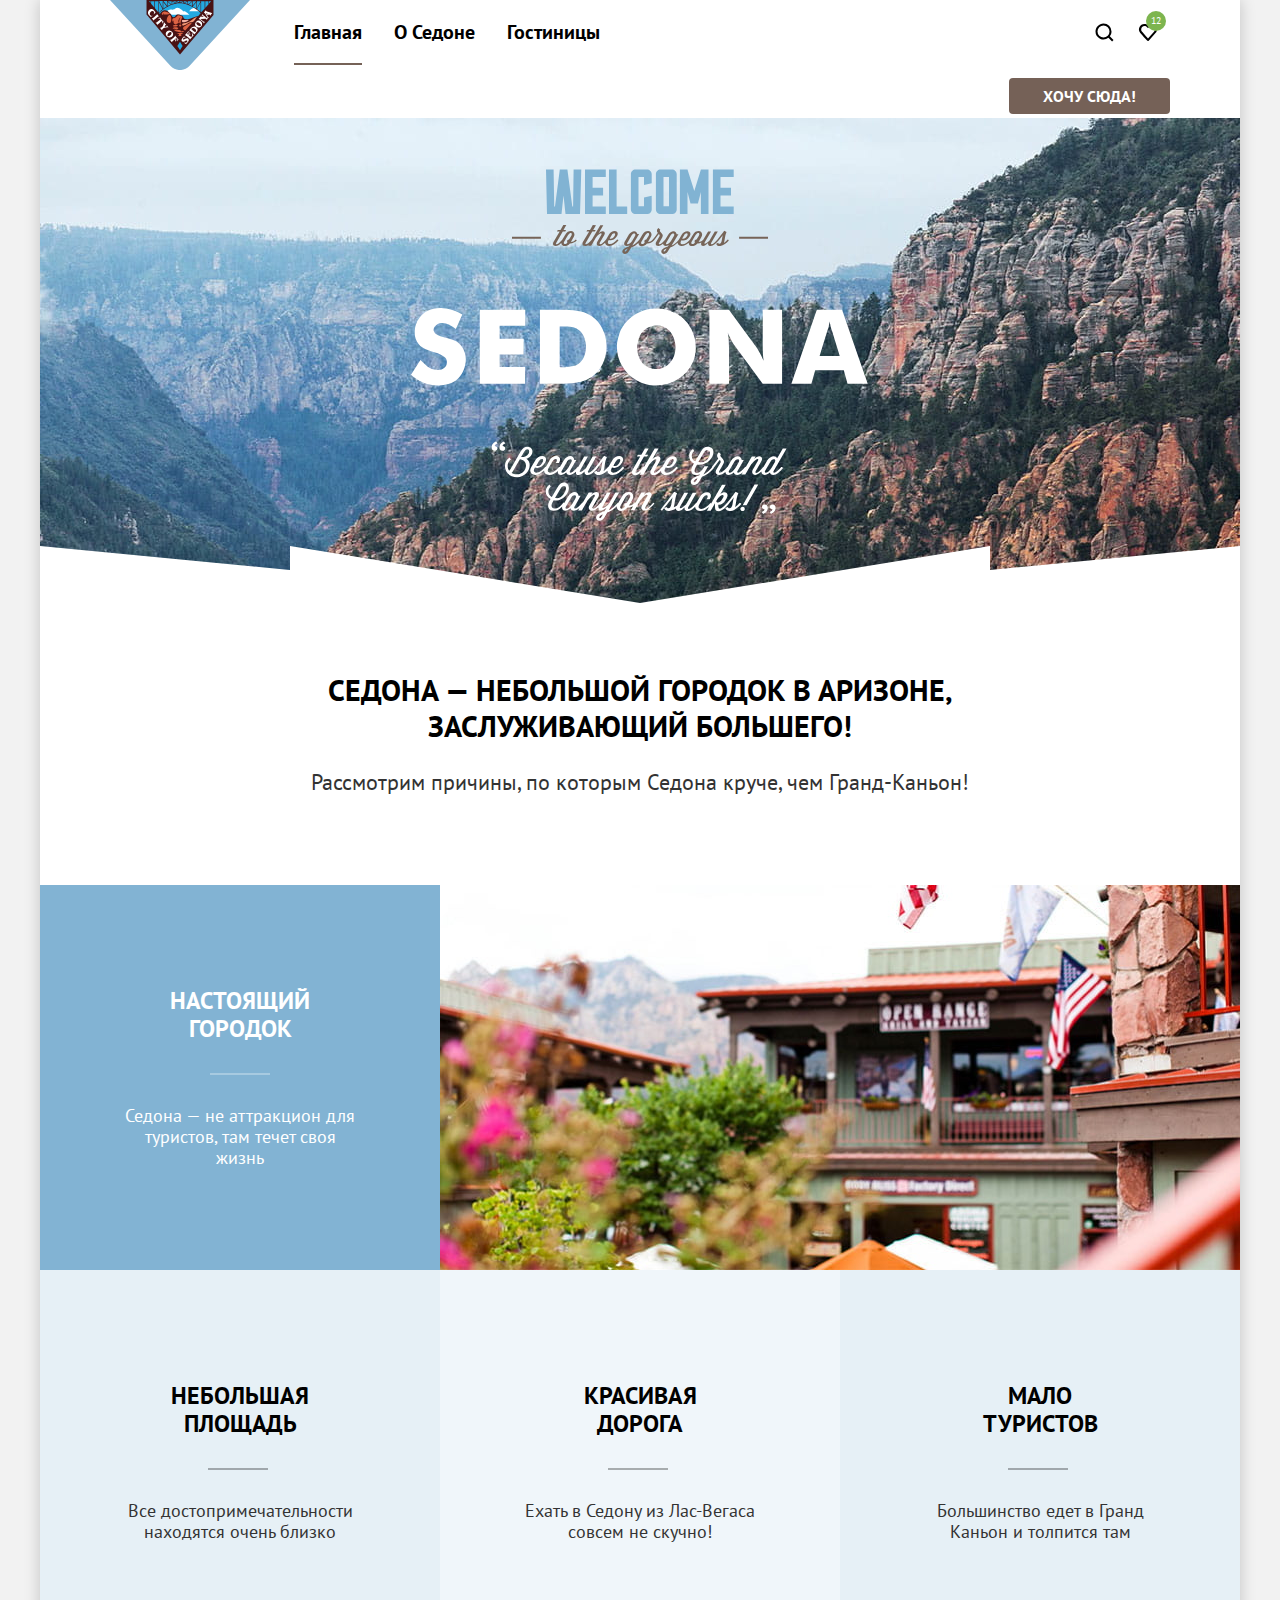
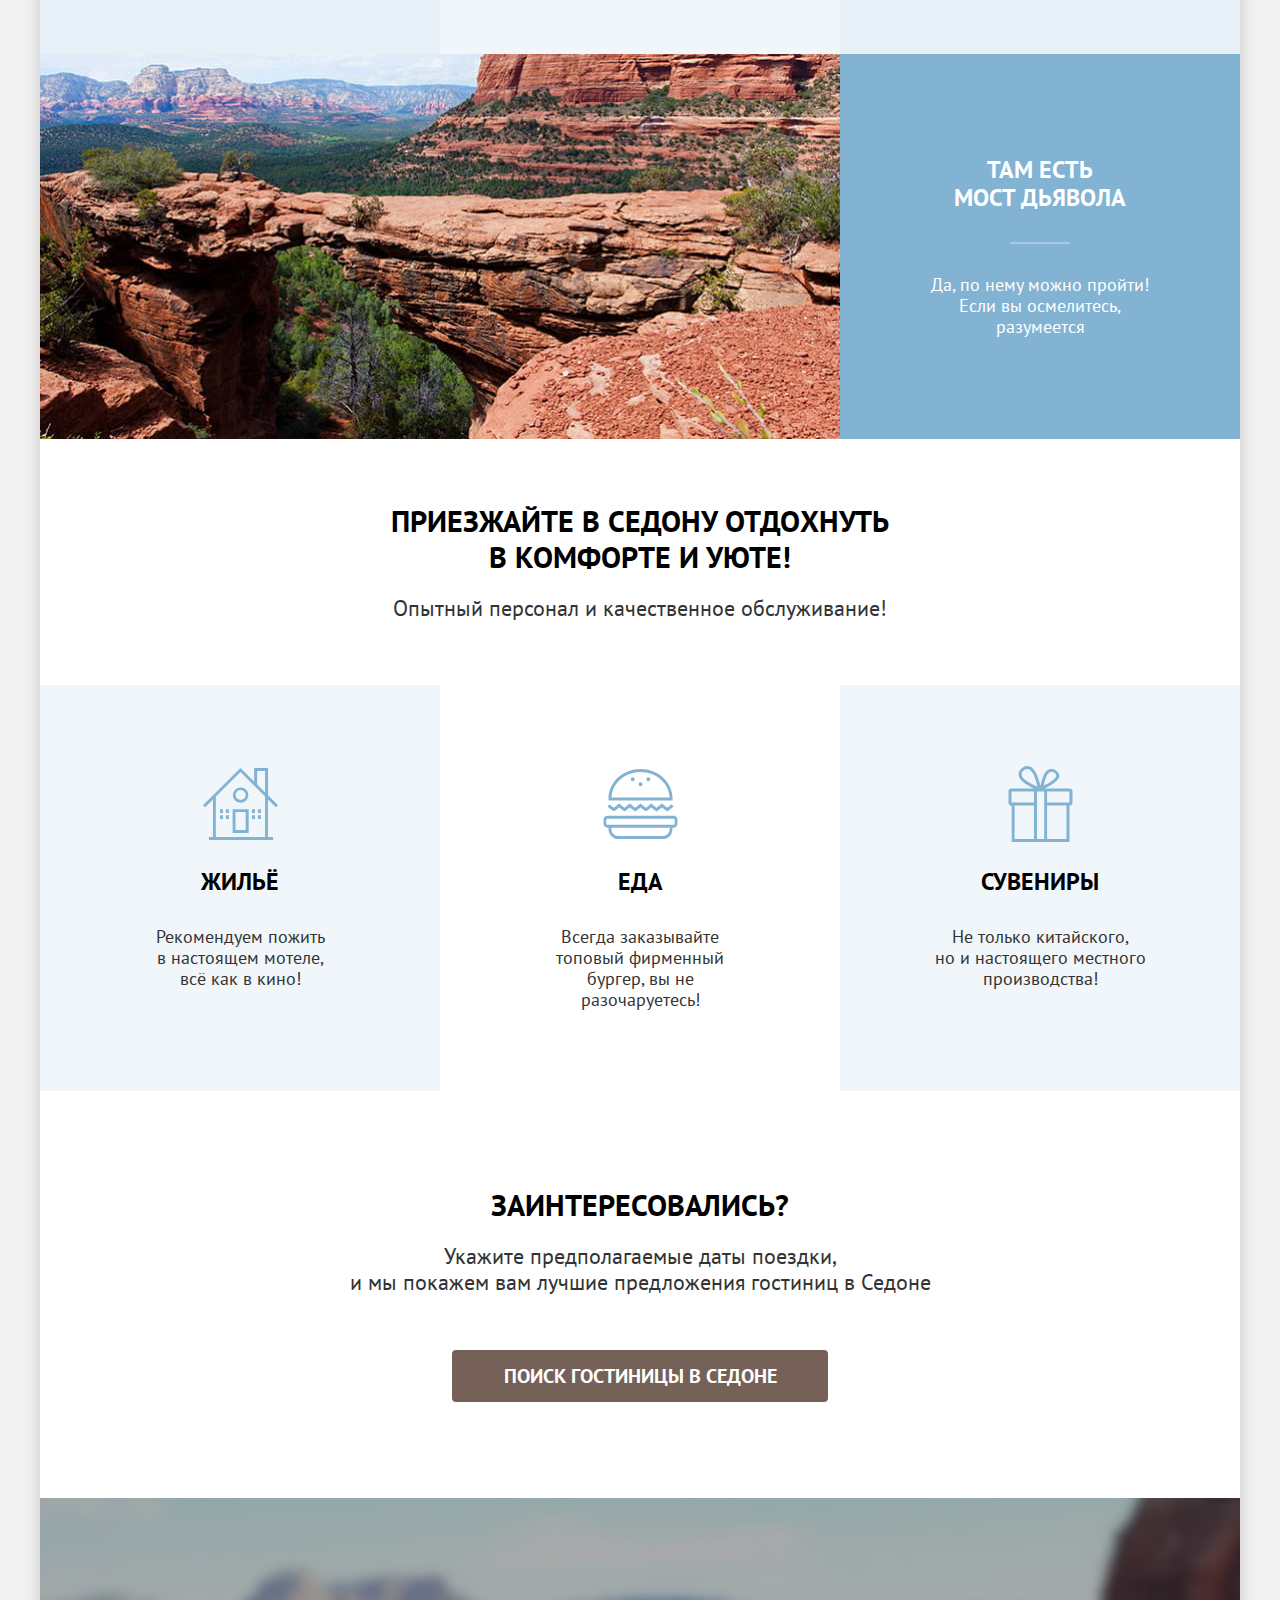
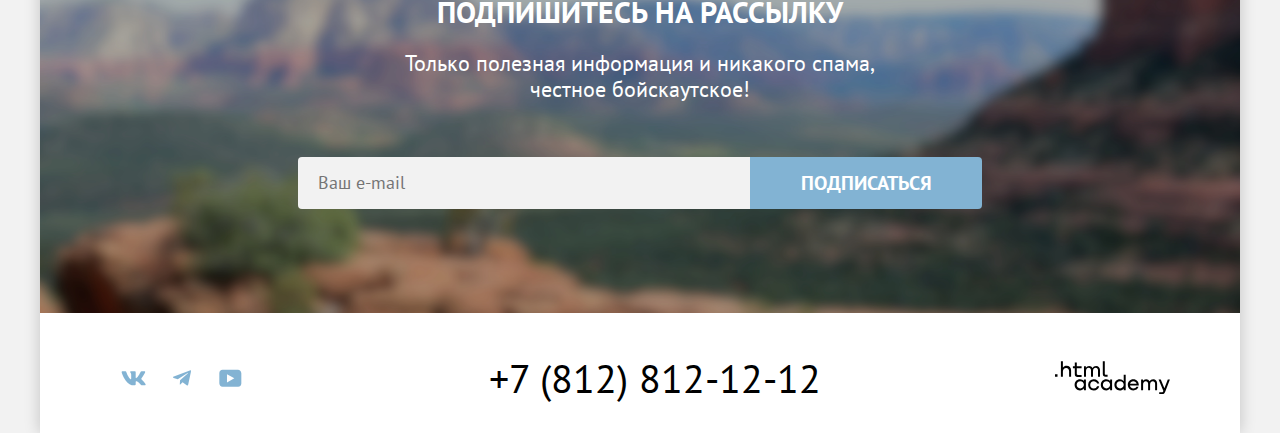
<file: index.html>
<!DOCTYPE html>
<html lang="ru">

  <head>
    <meta charset="utf-8">
    <title>HTML Academy: Седона</title>
    <link rel="icon" type="image/png" sizes="32x32" href="images/icons/favicon.png">
    <link rel="icon" href="favicon.ico">
    <link rel="stylesheet" href="styles/styles.css">
    <meta name="keywords" content="Седона, HTML Academy, Гостиницы">
  </head>

  <body>

    <div class="page-container">
      <header class="page-header" data-text="header">
        <nav class="navigation-header">
          <div class="navigation-logo">
            <a class="logo-link" href="index.html">
              <img class="logo" src="images/logo-sedona.svg" width="140" height="70" alt="Логотип Седоны.">
            </a>
          </div>
          <ul class="navigation-list">
            <li class="navigation-item">
              <a class="navigation-link navigation-link-active">Главная</a>
            </li>
            <li class="navigation-item">
              <a class="navigation-link" href="#">О Седоне</a>
            </li>
            <li class="navigation-item">
              <a class="navigation-link" href="catalog.html">Гостиницы</a>
            </li>
          </ul>
          <ul class="navigation-list navigation-user">
            <li class="navigation-item">
              <a class="navigation-link navigation-link-found" href="#">
                <span class="visually-hidden">Поиск</span>
              </a>
            </li>
            <li class="navigation-item">
              <a class="navigation-link navigation-link-liked" href="#">
                <span class="visually-hidden">Избранное</span>
                <span class="amount">12</span>
              </a>
            </li>
            <li class="navigation-item">
              <a class="pushbutton" href="#">Хочу сюда!</a>
            </li>
          </ul>
        </nav>
      </header>

      <main class="main-container" data-test="main">
        <section class="hero" data-test="hero">
          <h1 class="visually-hidden">Седона</h1>
          <img class="hero-image" src="images/welcome.svg" width="458" height="352"
            alt="Welcome to the gorgeous Sedona. Because the Grand Canyon sucks!">
        </section>

        <section class="advantages" data-test="advantages">
          <div class="advantages-text">
            <span class="visually-hidden">Наши преимущества</span>
            <h2 class="title">Седона — небольшой городок в Аризоне, заслуживающий большего!</h2>
            <p class="subtitle">Рассмотрим причины, по которым Седона круче, чем Гранд-Каньон!</p>
          </div>
          <ul class="reasons-list">
            <li class="reasons-item reasons-item-big">
              <div class="reasons-town">
                <h3 class="reasons-title">Настоящий городок</h3>
                <p class="reasons-subtitle">Седона — не аттракцион для туристов, там течет своя жизнь</p>
              </div>
              <img class="reasons-photo" src="images/photo-1.jpg" width="800" height="385" alt="Город Седона">
            </li>
            <li class="reasons-item reasons-item-wrapper reasons-item-bright">
              <h3 class="reasons-title">Небольшая площадь</h3>
              <p class="reasons-subtitle">Все достопримечательности находятся очень близко</p>
            </li>
            <li class="reasons-item reasons-item-wrapper reasons-item-light-blue">
              <h3 class="reasons-title">Красивая дорога</h3>
              <p class="reasons-subtitle">Ехать в Седону из Лас-Вегаса совсем не скучно!</p>
            </li>
            <li class="reasons-item reasons-item-wrapper reasons-item-bright">
              <h3 class="reasons-title">Мало туристов</h3>
              <p class="reasons-subtitle">Большинство едет в Гранд Каньон и толпится там</p>
            </li>
            <li class="reasons-item reasons-item-big">
              <img class="reasons-photo" src="images/photo-2.jpg" width="800" height="385"
                  alt="Мост Дьявола">
              <div class="reasons-town">
                <h3 class="reasons-title">Там есть<br> мост Дьявола</h3>
                <p class="reasons-subtitle">Да, по нему можно пройти! Если вы осмелитесь, разумеется</p>
              </div>
            </li>
          </ul>
        </section>

        <section class="advantages-section" data-test="service">
          <div class="advantages-wrap">
            <h2 class="visually-hidden">Услуги</h2>
            <p class="title">Приезжайте в Седону отдохнуть в&nbsp;комфорте и уюте!</p>
            <p class="subtitle">Опытный персонал и качественное обслуживание!</p>
          </div>
          <ul class="advantages-list">
            <li class="advantages-item advantages-item-light-blue">
              <h3 class="advantages-title">Жильё</h3>
              <p class="advantages-recomend">Рекомендуем пожить в&nbsp;настоящем мотеле,<br>всё как в кино!</p>
            </li>
            <li class="advantages-item advantages-item-white">
              <h3 class="advantages-title advantages-title-burger">Еда</h3>
              <p class="advantages-recomend">Всегда заказывайте<br> топовый фирменный бургер, вы не разочаруетесь!</p>
            </li>
            <li class="advantages-item advantages-item-light-blue">
              <h3 class="advantages-title advantages-title-price">Сувениры</h3>
              <p class="advantages-recomend">Не только китайского, но&nbsp;и&nbsp;настоящего местного производства!</p>
            </li>
          </ul>
        </section>

        <section class="interest" data-test="search">
          <h2 class="title">Заинтересовались?</h2>
          <p class="subtitle">Укажите предполагаемые даты поездки,<br>и мы покажем вам лучшие предложения гостиниц в Седоне
          </p>
          <a class="search-form-button pushbutton" href="catalog.html">Поиск гостиницы в Седоне</a>
        </section>

        <section class="subscribe" data-test="subscribe">
          <h2 class="title">Подпишитесь на рассылку</h2>
          <p class="subtitle">Только полезная информация и никакого спама,<br>честное бойскаутское!</p>
          <form class="subscribe-form" action="https://echo.htmlacademy.ru/" method="post">
            <label class="visually-hidden" for="subscribe-email">E-mail</label>
            <input class="subscribe-form-email" type="email" placeholder="Ваш e-mail" id="subscribe-email"
              name="subscribe-email" required>
            <button class="pushbutton pushbutton-blue subscribe-pushbutton" type="submit">Подписаться</button>
          </form>
        </section>
      </main>

      <footer class="page-footer" data-test="footer">
        <div class="page-footer-container">
          <section class="footer-social">
            <h2 class="visually-hidden">Соцсети</h2>
            <ul class="footer-social-list">
              <li class="footer-social-item">
                <a class="footer-social-link footer-social-link-vk" href="https://vk.com/htmlacademy">
                  <span class="visually-hidden">Vkontakte</span>
                </a>
              </li>
              <li class="footer-social-item">
                <a class="footer-social-link footer-social-link-tg" href="https://t.me/htmlacademy">
                  <span class="visually-hidden">Telegram</span>
                </a>
              </li>
              <li class="footer-social-item">
                <a class="footer-social-link footer-social-link-yt"
                  href="https://www.youtube.com/user/htmlacademyru">
                  <span class="visually-hidden">YouTube</span>
                </a>
              </li>
            </ul>
          </section>
          <section class="footer-contacts">
            <a class="footer-contacts-link" href="tel:+78128121212" target="_blank" rel="noopener">+7 (812)
              812-12-12</a>
          </section>
          <section class="footer-logo">
            <h2 class="visually-hidden">Создан в Академии HTML</h2>
            <a class="footer-logo-link" href="https://htmlacademy.ru">
            </a>
          </section>
        </div>
      </footer>
    </div>


    <div class="modal-container modal-close" data-test="modal">
      <div class="modal modal-search">
        <button class="modal-close-button" type="button">
          <span class="visually-hidden">Закрыть</span>
        </button>
        <section class="modal-content">
          <h2 class="modal-title">Поиск гостиницы в Седоне</h2>
          <form class="modal-form" action="https://echo.htmlacademy.ru/" method="post">
            <p class="modal-wrapper">
              <label class="modal-label" for="date-start">Дата заезда:</label>
              <span class="modal-field">
                <input type="text" name="date-start" id="date-start" value="27 апреля 2020" placeholder="Укажите дату" required>
                <span class="modal-help modal-help-error">Мы не можем отправить вас в прошлое.</span>
              </span>
            </p>
            <p class="modal-wrapper">
              <label class="modal-label" for="date-end">Дата выезда:</label>
              <span class="modal-field">
                <input type="text" name="date-end" id="date-end" value="1 сентября 2023" placeholder="Укажите дату" required>
                <span class="modal-help">На эти даты есть свободные номера. Пока есть.</span>
              </span>
            </p>
            <div class="modal-pack">
              <p class="modal-wrapper">
                <label class="modal-label" for="modal-adult">Взрослые:</label>
                <span class="modal-field-calc">
                  <button class="pushbutton-minus" type="button">
                    <span class="visually-hidden">Уменьшить количество</span>
                    <svg width="14" height="2" viewBox="0 0 14 2" fill="none" xmlns="http://www.w3.org/2000/svg">
                      <path d="M0 0L0 2L14 2V0L0 0Z"/>
                    </svg>
                  </button>
                  <input type="number" name="modal-adult" id="modal-adult" value="2" placeholder="0" required>
                  <button class="pushbutton-plus" type="button">
                    <span class="visually-hidden">Увеличить количество</span>
                    <svg width="14" height="14" viewBox="0 0 14 14" fill="none" xmlns="http://www.w3.org/2000/svg">
                      <path d="M14 6H8V0H6V6H0V8H6V14H8V8H14V6Z"/>
                    </svg>
                  </button>
                </span>
              </p>
              <p class="modal-wrapper">
                <span class="modal-label">
                  <label for="modal-child">Дети:</label>
                  <span class="tooltip">
                    <button class="tooltip-toggle" type="button">
                      <span class="visually-hidden">Подсказка</span>
                    </button>
                    <span class="tooltip-text">Укажите количество детей, которые будут с вами, возраст которых от 6 до 18 лет. Дети до 6 лет размещаются бесплатно.</span>
                  </span>
                </span>
                <span class="modal-field-calc">
                  <button class="pushbutton-minus" type="button">
                    <span class="visually-hidden">Уменьшить количество</span>
                    <svg width="14" height="2" viewBox="0 0 14 2" fill="none" xmlns="http://www.w3.org/2000/svg">
                      <path d="M0 0L0 2L14 2V0L0 0Z" />
                    </svg>
                  </button>
                  <input type="number" name="modal-child" id="modal-child" value="2" placeholder="0">
                  <button class="pushbutton-plus" type="button">
                    <span class="visually-hidden">Увеличить количество</span>
                    <svg width="14" height="14" viewBox="0 0 14 14" fill="none" xmlns="http://www.w3.org/2000/svg">
                      <path d="M14 6H8V0H6V6H0V8H6V14H8V8H14V6Z"/>
                    </svg>
                  </button>
                </span>
              </p>
            </div>
            <button class="pushbutton pushbutton-blue modal-pushbutton" type="submit">Найти</button>
          </form>
        </section>
      </div>

    </div>
  </body>
</html>
</file>
<file: styles/styles.css>
@font-face {
  font-family: "PT Sans";
  font-style: normal;
  font-weight: 400;
  src: url("../fonts/ptsans-400.woff2") format("woff2");
  font-display: swap;
}

@font-face {
  font-family: "PT Sans";
  font-style: normal;
  font-weight: 700;
  src: url("../fonts/ptsans-700.woff2") format("woff2");
  font-display: swap;
}

html {
  height: 100%;
}

body {
  font-family: "PT Sans", sans-serif;
  font-size: 18px;
  line-height: 21px;
  font-weight: 400;
  font-style: normal;
  color: #333333;
  background-color: #F2F2F2;
  margin: 0;
  display: flex;
  flex-direction: column;
  min-height: 100%;
}

img {
  max-width: 100%;
  object-fit: contain;
}

.visually-hidden {
  position: absolute;
  width: 1px;
  height: 1px;
  margin: -1px;
  padding: 0;
  border: 0;
  clip: rect(0 0 0 0);
  overflow: hidden;
}

.page-container {
  display: flex;
  flex-direction: column;
  flex-grow: 1;
  margin: 0 auto;
  width: 1200px;
  background-color: #ffffff;
  box-shadow: 0 0 15px 0 rgba(0, 0, 0, 0.2);
}

.main-container {
  flex-grow: 1;
}


.navigation-header {
  display: flex;
  padding: 0 70px;
  margin-bottom: -10px;
}


.navigation-list {
  display: flex;
  list-style-type: none;
  margin: 0;
  padding: 0;
  width: 507px;
  flex-wrap: wrap;
}

.navigation-user {
  justify-content: flex-end;
  max-width: 268px;
  margin-left: auto;
}

.pushbutton {
  display: block;
  box-sizing: border-box;
  font-family: inherit;
  text-transform: uppercase;
  text-decoration: none;
  color: #ffffff;
  text-align: center;
  background-color: #756157;
  font-weight: 700;
  font-size: 16px;
  line-height: 20px;
  border-radius: 4px;
  padding: 8px 34px;
  cursor: pointer;
  outline: none;
  border: none;
}

.pushbutton:hover,
.pushbutton:focus {
  background-color: #615048;
}

.pushbutton:active {
  color: rgba(255, 255, 255, 0.3);
  background-color: #756157;
}

.pushbutton-favorites {
  background-color: #7db54f;
}

.title {
  margin: 0;
  font-size: 30px;
  font-weight: 700;
  line-height: 36px;
  text-align: center;
  text-transform: uppercase;
}

.advantages-text {
  padding: 69px 0 90px;
}

.advantages .title {
  padding: 0 286px;
}

.subtitle {
  margin: 0;
  font-size: 22px;
  font-weight: 400;
  line-height: 26px;
  text-align: center;
  color: #333333;
}

.navigation-pushbutton {
  max-width: 160px;
}

.navigation-link {
  display: block;
  padding: 20px 16px;
  color: #000000;
  font-size: 20px;
  font-weight: 700;
  line-height: 24px;
  text-decoration: none;
}

.navigation-link[href]:hover {
  opacity: 0.7;
}

.navigation-link[href]:active {
  opacity: 0.5;
}

.logo-link[href]:hover {
  opacity: 0.7;
}

.logo-link[href]:active {
  opacity: 0.5;
}

.hero-image {
  display: block;
  margin: 0 auto;
}

.navigation-link-active {
  position: relative;
}

.navigation-link-active::before {
  position: absolute;
  content: "";
  left: 16px;
  right: 16px;
  bottom: -1px;
  height: 2px;
  background-color: #756257;
}

.navigation-logo {
  position: relative;
  z-index: 1;
  margin-right: 28px;
}

.navigation-user .navigation-link {
  min-width: 44px;
  min-height: 64px;
  padding: 0;
}

.navigation-link-found {
  background-image: url("../images/icons/search.svg");
  background-repeat: no-repeat;
  background-position: center;
}

.navigation-link-liked {
  position: relative;
  background-image: url("../images/icons/heart.svg");
  background-repeat: no-repeat;
  background-position: center;
}



.navigation-user .navigation-item:last-child {
  padding: 14px 0 14px 20px;
}

.amount {
  position: absolute;
  left: 20px;
  top: 11px;
  min-width: 20px;
  height: 20px;
  padding: 0 3px;
  box-sizing: border-box;
  font-size: 10px;
  font-weight: 400;
  line-height: 20px;
  color: #ffffff;
  text-align: center;
  border-radius: 10px;
  background-color: #7db54f;
}

.button-navigation {
  line-height: 20px;
  font-weight: 700;
  font-size: 16px;
  font-family: inherit;
  padding: 8px 34px;
  text-transform: uppercase;
  background-color: #756157;
  color: #ffffff;
  text-align: center;
  display: block;
  border-radius: 4px;
  box-sizing: border-box;
  cursor: pointer;
  outline: none;
}

.button {
  font-family: inherit;
  font-size: 20px;
  line-height: 36px;
  font-weight: 700;
  text-align: center;
  color: #ffffff;
  background-color: #82B3D3;
  text-transform: uppercase;
}

.button-light {
  color: #242424;
  background-color: #ffffff;
}

.page-header,
.main,
.page-footer {
  background-color: #ffffff;
}


.hero,
.subscribe,
.filters {
  background-size: 100% auto;
  background-repeat: no-repeat;
  background-color: #363636;
}


.hero {
  padding-top: 51px;
  padding-bottom: 82px;
  background-image:
    url("../images/icons/divider.svg"),
    url("../images/index-background.jpg");
  background-position:
    center bottom,
    center;
  background-size:
    auto,
    cover;
}

.search-form-button {
  width: 376px;
  margin: 0 auto;
  font-size: 20px;
  line-height: 36px;
}

.navigation {
  display: flex;
  width: 1200px;
  margin: 0 auto;
}



.page-header {
  color: #000000;
  font-weight: 700;
  font-size: 20px;
  line-height: 24px;
}

.sedona-description {
  color:#000000;
  background-color:#FFFFFF;
  font-size: 30px;
  line-height: 36px;
  font-weight: 700;
  text-transform: uppercase;
}

.basic-text {
  color: #333333;
  background-color:#FFFFFF;
  font-size: 22px;
  line-height: 26px;
  font-weight: 400;
}

.reasons-town {
  padding: 102px 85px;
  width: 400px;
}

.reasons-list {
  display: flex;
  flex-wrap: wrap;
  margin: 0;
  padding: 0;
  list-style-type: none;
}

.reasons-wrapper {
  display: flex;
  margin: 0;
  padding: 0;
  text-align: center;
  justify-content: space-between;
}

.reasons-item {
  width: 400px;
}

.advantages-title, .reasons-title {
  font-size: 24px;
  font-weight: 700;
  line-height: 28px;
  text-align: center;
  text-transform: uppercase;
  color: rgba(0, 0, 0, 1);
}


.advantages-title {
  position: relative;
  margin-bottom: 30px;
  margin-top: 0;
}

.advantages-title::before {
  position: absolute;
  content: "";
  top: -102px;
  left: 50%;
  transform: translateX(-50%);
  width: 75px;
  height: 76px;
  background-image: url("../images/advantage-house.svg");
  background-repeat: no-repeat;
  background-position: center;
}

.advantages-title-burger::before {
  background-image: url("../images/advantage-burger.svg");
}

.advantages-title-price::before {
  background-image: url("../images/advantage-price.svg");
}

.advantages-object {
  position: relative;
  margin-bottom: 30px;
  margin-top: 0;
}

.reasons-item-big {
  display: flex;
  width: 100%;
  background-color: #82b3d3;
  color: #ffffff;
}

.reasons-item-big .reasons-subtitle {
  color: inherit;
}



.reasons-item-wrapper:nth-child(odd) {
  background-color:rgba(131, 179, 211, 0.12);
}

.reasons-item-wrapper:nth-child(even) {
  background-color:rgba(131, 179, 211, 0.2);
}

.advantages-item:nth-child(odd) {
  background-color:rgba(131, 179, 211, 0.12);
}

.advantages-item:nth-child(even) {
  background:#FFFFFF;
}

.reasons-subtitle, .advantages-recomend {
  margin: 0;
  font-size: 18px;
  font-weight: 400;
  line-height: 21px;
  text-align: center;
  color: #333333;
}

.reasons-item-big .reasons-title {
  color: inherit;
}

.reasons-title {
  position: relative;
  margin-top: 0;
  margin-bottom: 62px;
}

.reasons-title::after {
  position: absolute;
  content: "";
  left: 85px;
  bottom: -32px;
  width: 60px;
  height: 2px;
  background-color: rgba(0, 0, 0, 0.3);
}



.advantages-section .title {
  margin-bottom: 20px;
}

.reasons-item-big .reasons-title::after {
  background-color: rgba(255, 255, 255, 0.3);
}

.reasons .title {
  margin-bottom: 25px;
  padding: 0 286px;
}

.advantages-item {
  box-sizing: border-box;
  width: 400px;
  padding: 81px 85px;
  padding-top: 183px;
}

.reasons-item-wrapper {
  padding: 112px 83px;
  box-sizing: border-box;
}

.reasons-item-wrapper .reasons-title {
  padding: 0 26px;
}

.reasons-photo {
  display: block;
  object-fit: cover;
  height: auto;
}

.advantages-list {
  display: flex;
  flex-wrap: wrap;
  margin: 0;
  padding: 0;
  list-style-type: none;
}

.reasons-item-title {
  font-family: "PT Sans", sans-serif;
  font-size: 24px;
  line-height: 28px;
  font-weight: 700;
  color:#000000;
  background-color:#FFFFFF;
  text-align: center;
  text-transform: uppercase;
}

.advantages-description {
  margin: 0;
  font-size: 22px;
  font-weight: 400;
  line-height: 26px;
  text-align: center;
  color: #333333;
}


.advantages .title {
  margin-bottom: 25px;
  padding: 0 286px;
}

.advantages-text {
  padding: 69px 0 90px;
}

.advantages-text .title {
  color:#000000;
}

.advantages-wrap {
  padding: 64px 340px;
}

.advantages-wrap .title {
  color:#000000;
}

.reasons-dark {
  background-color: #83B3D333;
}

.reasons-light {
  background-color: #83B3D31F;
}

.reasons-item-bright {
  background-color: rgba(131, 179, 211, 0.12);
}

.interest {
  padding: 96px 304px;
}

.interest .title {
  margin-bottom: 20px;
  color: #000000;
}

.interest .subtitle {
  margin-bottom: 55px;
}

.page-footer {
  font-size: 40px;
  font-weight: 400;
  color: #000000;
  background-color: #FFFFFF;
}

.footer-social {
  display: flex;
  flex-wrap: wrap;
  min-width: 140px;
}

.footer-social-list {
  display: flex;
  max-width: 144px;
  flex-wrap: wrap;
  list-style-type: none;
  row-gap: 5px;
  margin: 0;
  padding: 0;
}

.footer-social-link {
  display: block;
  width: 48px;
  height: 40px;
  -webkit-mask-repeat: no-repeat;
          mask-repeat: no-repeat;
  -webkit-mask-position: center;
          mask-position: center;
  background: #83b3d3;
}

.footer-social-link:hover,
.footer-social-link:focus {
  background-color: #68a2ca;
}

.footer-social-link:active {
  background-color: rgba(104, 162, 202, 0.3);
}

.footer-social-link-vk {
  -webkit-mask-image: url("../images/social-vk.svg");
          mask-image: url("../images/social-vk.svg");
}

.footer-social-link-tg {
  -webkit-mask-image: url("../images/social-tg.svg");
          mask-image: url("../images/social-tg.svg");
}

.footer-social-link-yt {
  -webkit-mask-image: url("../images/social-yt.svg");
          mask-image: url("../images/social-yt.svg");
}

.footer-contacts {
  text-align: center;
}

.footer-contacts-link {
  color:#000000;
  background-color:#FFFFFF;
  font-size: 40px;
  line-height: 40px;
  font-weight: 400;
  min-width: 47px;
  min-height: 40px;
  text-align: center;
  text-decoration: none;
  outline: none;
}

.footer-contacts-link:hover,
.footer-contacts-link:focus {
  color: #756157;
}

.footer-contacts-link:active {
  color: rgba(117, 97, 87, 0.3);
}

.footer-logo {
  color:#000000;
  background-color:#FFFFFF;
}

.footer-logo-link {
  display: block;
  transform: translateY(3px);
  width: 115px;
  height: 33px;
  -webkit-mask-image: url("../images/logo-academy.svg");
          mask-image: url("../images/logo-academy.svg");
  background-color: #000000;
}

.footer-logo-link:hover,
.footer-logo-link:focus {
  background-color: #756157;
}

.footer-logo-link:active {
  background-color: rgba(117, 97, 87, 0.3);
}

.search-form-section {
  font-family: "PT Sans", sans-serif;
  font-size: 22px;
  line-height: 26px;
  text-align: center;
  text-transform: none;
}

.subscribe {
  background-image: url("../images/main-subscribe.jpg");
  padding: 96px 258px 104px;
  background-repeat: no-repeat;
  background-size: 100% auto;
}

.subscribe .title {
  color: #ffffff;
  margin-bottom: 20px;
}

.subscribe .subtitle {
  margin-bottom: 55px;
  color: #ffffff;
}

.subscribe-form {
  display: flex;
  margin: 0 auto;
  width: 100%;
}

.subscribe-form-email {
  color: #000000;
  box-sizing: border-box;
  border: 3px solid transparent;
  border-radius: 4px 0 0 4px;
  outline: none;
  background-color: #f2f2f2;
  font-size: 18px;
  font-weight: 400;
  line-height: 24px;
  width: 100%;
  padding: 11px 17px;
  box-sizing: border-box;
  font-family: inherit;
}

.subscribe-light {
  color: #000000;
  background-color: #ffffff;
  background-image: none;
}

.subscribe-light .subtitle {
  color: #333333;
}

.subscribe-light .title {
  color: #000000;
}

.pushbutton:disabled,
.pushbutton-blue:disabled,
.pushbutton-green:disabled {
  background-color: #e5e5e5;
  cursor: not-allowed;
}

.pushbutton-blue {
  background-color: #82b3d3;
}

.pushbutton-blue:hover,
.pushbutton-blue:focus {
  background-color: #68a2ca;
}

.pushbutton-blue:active {
  color: rgba(255, 255, 255, 0.3);
  background-color: #82b3d3;
}

.pushbutton-green {
  background-color: #7db54f;
}

.pushbutton-green:hover,
.pushbutton-green:focus {
  background-color: #6c9e42;
}

.pushbutton-green:active {
  color: rgba(255, 255, 255, 0.3);
  background-color: #7db54f;
}

.pushbutton-clear {
  padding: 3px 34px;
  background-color: transparent;
  border: 3px solid transparent;
}

.pushbutton-clear:hover {
  background-color: transparent;
  opacity: 0.6;
}

.pushbutton-clear:focus {
  border: 3px solid #83b3d3;
  background-color: transparent;
}

.pushbutton-clear:active {
  color: rgba(255, 255, 255, 0.3);
  background-color: transparent;
}

.pushbutton-clear:disabled {
  opacity: 0.1;
  background-color: transparent;
  cursor: not-allowed;
}

.select-buttons {
  display: flex;
  flex-direction: column;
  width: 191px;
  gap: 33px;
  justify-content: flex-end;
}

.subscribe-pushbutton {
  font-size: 20px;
  line-height: 36px;
  min-width: 232px;
  border-radius: 0 4px 4px 0;
}

.filters {
  padding: 35px 70px 73px;
  background-image: url("../images/catalog-upper.jpg");
  background-size: auto 100%;
}

.filter-title {
  color: #FFFFFF;
  margin-top: 0;
  margin-bottom: 8px;
  font-size: 60px;
  font-weight: 700;
  line-height: 78px;
}

.inner-header {
  font-family: "PT Sans", sans-serif;
  font-size: 20px;
  line-height: 24px;
  font-weight: 700px;
  color: #FFFFFF;
  background-color: #000000;
  text-decoration: none;
  text-transform: none;
  background-image: url("../images/catalog-upper.jpg");
  background-repeat: no-repeat;
  background-size: cover;
}


.breadcrumbs {
  display: flex;
  margin: 0;
  padding: 0;
  margin-bottom: 40px;
  list-style-type: none;
  flex-wrap: wrap;
}

.breadcrumbs-item {
  position: relative;
  margin-right: 29px;
  font-size: 16px;
  font-weight: 400;
  line-height: 21px;
}

.breadcrumbs-item::after {
  position: absolute;
  content: "";
  top: 0;
  right: -18px;
  width: 8px;
  height: 20px;
  background-image: url("../images/icons/breadcrumbs.svg");
  background-repeat: no-repeat;
  background-position: center;
}

.breadcrumbs-item:last-child:after {
  content: none;
}

.breadcrumbs-link {
  display: block;
  color: #ffffff;
  text-decoration: none;
}

.breadcrumbs-link:not(:last-child):hover {
  color: rgba(255, 255, 255, 0.6);
}

.breadcrumbs-link:not(:last-child):active {
  color: rgba(255, 255, 255, 0.3);
}

.breadcrumbs-link-main {
  width: 14px;
  height: 21px;
  -webkit-mask-image: url("../images/icons/home.svg");
          mask-image: url("../images/icons/home.svg");
  -webkit-mask-repeat: no-repeat;
          mask-repeat: no-repeat;
  -webkit-mask-position: left center;
          mask-position: left center;
  background-color: #ffffff;
}

.breadcrumbs-link-main:hover,
.breadcrumbs-link-main:focus {
  background-color: rgba(255, 255, 255, 0.6);
}

.breadcrumbs-link-main:active {
  background-color: rgba(255, 255, 255, 0.3);
}

.catalog-filter {
  display: flex;
  flex-wrap: wrap;
  row-gap: 40px;
  justify-content: flex-end;
}

.catalog-filter-group {
  width: 151px;
  padding: 0;
  margin: 0;
  margin-right: 70px;
  border: 0;
}

.catalog-filter-title {
  font-weight: 700;
  line-height: 24px;
  font-size: 20px;
  margin-bottom: 32px;
  padding: 0;
  color: #FFFFFF;
}

.catalog-filter-list {
  margin: 0;
  padding: 0;
  list-style-type: none;
}

.catalog-filter-item {
  color: #FFFFFF;
}

.catalog-filter-item:not(:last-child) {
  margin-bottom: 16px;
}

.catalog-filter-check,
.catalog-filter-radio {
  font-size: 18px;
  font-weight: 400;
  line-height: 23px;
}

.control {
  transform: translateY(1px);
  display: block;
  box-sizing: border-box;
  min-width: 20px;
  height: 20px;
  border-radius: 4px;
  background-color: #ffffff;
}

.catalog-filter-radio .control {
  border-radius: 50%;
}

.control-name {
  display: flex;
  gap: 16px;
  align-items: flex-start;
}

.control-input-radio:checked + .control-name .control {
  background-color: #3f5e72;
  border: 5px solid #ffffff;
}

.control-input-check:checked + .control-name .control {
  background-image: url("../images/icons/checkmark.svg");
  background-repeat: no-repeat;
  background-position: center;
}

.control-input-radio:disabled + .control-name,
.control-input-check:disabled + .control-name {
  opacity: 0.3;
  cursor: not-allowed;
}

.control-input-check:not(:disabled) + .control-name:hover,
.control-input-radio:not(:disabled) + .control-name:hover {
  opacity: 0.6;
}

.control-input-check:not(:disabled) + .control-name:active,
.control-input-radio:not(:disabled) + .control-name:active {
  opacity: 0.3;
}

.control-input-check:focus + .control-name .control,
.control-input-radio:focus + .control-name .control {
  box-shadow: 0 0 0 3px #83b3d3;
}

.choise-rental-price {
  width: 100%;
  max-width: 287px;
  margin-left: auto;
}

.change-price {
  position: relative;
  width: 100%;
  height: 4px;
  background-color: rgba(255, 255, 255, 0.3);
}

.change-odd {
  position: absolute;
  left: 0;
  top: 0;
  height: 4px;
  background-color: #ffffff;
}

.change-toggle {
  position: absolute;
  top: -8px;
  width: 20px;
  height: 20px;
  border-radius: 5px;
  border: none;
  background-color: #ffffff;
  cursor: pointer;
}

.change-toggle:hover {
  box-shadow: 0 4px 10px 0 rgba(0, 0, 0, 0.25);
}

.change-toggle:focus {
  box-shadow:
    0 0 0 3px #83b3d3,
    0 4px 10px 0 rgba(0, 0, 0, 0.25);
}

.change-toggle:active {
  box-shadow:
    0 0 0 2px #83b3d3,
    0 7px 15px 0 rgba(0, 0, 0, 0.4);
}

.toggle-min {
  left: 0;
}

.toggle-max {
  right: 0;
}

.range-form {
  display: flex;
  gap: 2px;
  margin-bottom: 44px;
}

.range-label {
  position: relative;
  width: 50%;
}

.range-label:first-child input {
  border-radius: 4px 0 0 4px;
}

.range-label:last-child input {
  border-radius: 0 4px 4px 0;
}

.range-label input {
  position: relative;
  z-index: 1;
  width: 100%;
  font-size: 18px;
  font-weight: 700;
  line-height: 24px;
  padding: 12px 20px;
  padding-right: 40px;
  box-sizing: border-box;
  font-family: inherit;
  background-color: #f2f2f2;
  -webkit-appearance: textfield;
          appearance: textfield;
  border: none;
  outline: none;
}

.range-label:hover input {
  background-color: #e6e6e6;
}

.range-label input:focus {
  z-index: 2;
  background-color: #e6e6e6;
  box-shadow: 0 0 0 3px #83b3d3;
}

.range-label input::-webkit-inner-spin-button,
.range-label input::-webkit-outer-spin-button {
  margin: 0;
  -webkit-appearance: none;
          appearance: none;
}

.range-label span {
  position: absolute;
  right: 20px;
  top: 50%;
  transform: translateY(-50%);
  z-index: 3;
  color: rgba(0, 0, 0, 0.3);
}

.filtration-result {
  padding: 50px 70px 61px;
}

.result-wrapper {
  display: flex;
  justify-content: space-between;
  margin-bottom: 40px;
}

.result-wrapper .title {
  color:#000000;
  width: 510px;
  margin-top: 6px;
  text-align: start;
}

.hotels-list-view {
  width: 48px;
  height: 48px;
  border: 2px solid #e5e5e5;
  border-radius: 4px;
  background-repeat: no-repeat;
  background-position: center;
  box-sizing: border-box;
  outline: none;
}

.button-view-check {
  border: 2px solid #000000;
}

.hotels-list-view:hover,
.hotels-list-view:active {
  border: 2px solid #000000;
}

.hotels-list-view:focus {
  border: 2px solid #68a2ca;
}

.hotels-list-view-card {
  background-image: url("../images/icons/view-1.svg");
}

.hotels-list-view-gallery {
  background-image: url("../images/icons/view-2.svg");
}

.hotels-list-view-lists {
  background-image: url("../images/icons/view-3.svg");
}

.catalog-right-column {
  display: flex;
  flex-wrap: wrap;
  justify-content: flex-end;
  align-items: flex-start;
  gap: 8px;
  margin-left: 20px;
}

.select-control {
  min-width: 292px;
  max-width: 292px;
  box-sizing: border-box;
  margin-right: 63px;
  padding: 12px 50px 12px 20px;
  font-family: inherit;
  font-size: 18px;
  font-weight: 400;
  line-height: 21px;
  text-align: left;
  border: 2px solid #e5e5e5;
  color: #000000;
  background-color: #ffffff;
  background-image: url("../images/icon/select-arrow.svg");
  background-repeat: no-repeat;
  background-position: right 18px center;
  border-radius: 4px;
  outline: none;
  -webkit-appearance: none;
          appearance: none;
}

.select-control:hover,
.select-control:focus {
  border-color: #68a2ca;
}

.select-control:disabled {
  border-color: #000000;
  opacity: 0.3;
  cursor: not-allowed;
}

.hotel-list {
  display: grid;
  grid-template-columns: repeat(3, 340px);
  gap: 20px;
  margin: 0;
  margin-bottom: 38px;
  padding: 0;
  padding-bottom: 40px;
  border-bottom: 1px solid #e6e6e6;
  list-style-type: none;
}

.hotel-card {
  display: flex;
  flex-direction: column;
  width: 340px;
  padding: 20px;
  box-sizing: border-box;
  border: 1px solid #e6e6e6;
  border-radius: 4px;
}

.hotel-card-title {
  margin: 0;
  font-size: 24px;
  font-weight: 700;
  line-height: 28px;
}

.hotel-card-link {
  margin-bottom: 16px;
  color: #000000;
  text-decoration: none;
}

.hotel-card-link:hover {
  opacity: 0.7;
}

.hotel-card-link:active {
  opacity: 0.5;
}

.hotel-image {
  margin-bottom: 11px;
  object-fit: cover;
}

.hotel-info {
  display: grid;
  grid-template-columns: 140px 140px;
  gap: 16px 20px;
  margin-top: auto;
}

.hotel-info .pushbutton {
  padding: 8px 18px;
  box-sizing: border-box;
}

.card-text {
  text-align: left;
  color: #333333;
}

.product-card-price {
  font-weight: 400;
  text-align: right;
  color: #333333;
}

.hotel-stars {
  align-self: center;
  width: 140px;
  height: 30px;
  background-image: url("../images/icons/star.svg");
  background-repeat: repeat-x;
  background-position: left;
}

.one-hotel-stars {
  width: 23px;
}

.two-hotel-stars {
  width: 46px;
}

.three-hotel-stars {
  width: 69px;
}

.four-hotel-stars {
  width: 92px;
}

.five-hotel-stars {
  width: 105px;
}

.hotel-rating {
  padding: 8px 18px;
  font-size: 16px;
  font-weight: 400;
  line-height: 20px;
  text-align: center;
  text-transform: uppercase;
  color: #333333;
  background-color: #f2f2f2;
  border-radius: 4px;
}

.sorting-container {
  color: #000000;
  background-color: #ffffff;
}

.button-clear {
  font-size: 16px;
  line-height: 20px;
  font-weight: 700;
  text-align: center;
  color: #ffffff;
  text-transform: uppercase;
}

.hotel-card-price {
  font-size: 18px;
  line-height: 21px;
  font-weight: 400;
  color: #333333;
  text-transform: uppercase;
}

.product-card-button {
  background-color: #756157;
  text-decoration: none;
}

.pagination {
  display: flex;
  list-style-type: none;
  padding: 0;
  margin: 0;
  gap: 8px;
  flex-wrap: wrap;
}

.pagination-link {
  display: block;
  min-width: 60px;
  min-height: 60px;
  padding: 10px;
  box-sizing: border-box;
  color: #ffffff;
  text-align: center;
  font-size: 20px;
  font-weight: 700;
  line-height: 38px;
  text-decoration: none;
  background-color: #82b3d3;
  border-radius: 4px;
  border: 1px solid transparent;
}

.pagination-current {
  color: #000000;
  background-color: #F2F2F2;
}

.pagination-other {
  color: #000000;
  background-color: #ffffff;
  font-size: 22px;
  line-height: 38px;
}

.pagination-link:hover,
.pagination-link:focus {
  background-color: #68a2ca;
  border-color: #82b3d3;
  outline: none;
}

.pagination-link:active {
  color: rgba(255, 255, 255, 0.3);
}

.pagination-current:hover,
.pagination-current:focus,
.pagination-current:active {
  color: #000000;
  background-color: #f2f2f2;
  border: 1px solid transparent;
}

.pagination-other:hover,
.pagination-other:focus,
.pagination-other:active {
  color: #000000;
  background-color: #ffffff;
  border: 1px solid transparent;
  opacity: 0.5;
}

.newsletter-title {
  font-size: 30px;
  line-height: 36px;
  text-align: center;
  font-weight: 700;
  color:#000000;
  text-transform: uppercase;
}

.newsletter-text {
  font-size: 22px;
  line-height: 26px;
  font-weight: 400;
  text-align: center;
}

.page-footer-container {
  display: flex;
  flex-wrap: wrap;
  justify-content: space-between;
  padding: 45px 70px 35px;
}

.modal-container {
  position: fixed;
  top: 0;
  left: 0;
  z-index: 10;
  display: flex;
  width: 100%;
  height: 100%;
  background-color: rgba(242, 242, 242, 0.8);
}

.modal-close {
  display: none;
}

.modal {
  position: relative;
  margin: auto;
  padding: 64px 70px;
  box-sizing: border-box;
  background-color: #ffffff;
  border-radius: 30px;
  box-shadow: 0 25px 50px 0 rgba(0, 0, 0, 0.15);
}

.modal-search {
  width: 717px;
}

.modal-close-button {
  position: absolute;
  top: 64px;
  right: 52px;
  width: 52px;
  height: 52px;
  border-radius: 50%;
  background-color: #f2f2f2;
  border: none;
  cursor: pointer;
}

.modal-close-button::before,
.modal-close-button::after {
  position: absolute;
  content: "";
  top: 25px;
  right: 16px;
  width: 20px;
  height: 2px;
  background-color: #000000;
}

.modal-close-button:active::before,
.modal-close-button:active::after {
  opacity: 0.3;
}

.modal-close-button::before {
  transform: rotate(45deg);
}

.modal-close-button::after {
  transform: rotate(-45deg);
}

.modal-close-button:hover {
  background-color: #e6e6e6;
}

.modal-close-button:focus {
  background-color: #e6e6e6;
  box-shadow: 0 0 0 3px #83b3d3;
}

.modal-pushbutton {
  width: 100%;
  padding-top: 18px;
  padding-bottom: 18px;
  font-size: 20px;
  line-height: 24px;
  border-radius: 10px;
}

.modal-title {
  margin-top: 0;
  margin-bottom: 64px;
  font-size: 30px;
  font-weight: 700;
  line-height: 36px;
  text-transform: uppercase;
}

.modal-wrapper {
  display: flex;
  justify-content: space-between;
  align-items: flex-start;
  gap: 18px;
  width: 100%;
  margin-top: 0;
  margin-bottom: 23px;
}

.modal-help {
  display: block;
  padding-left: 20px;
  font-size: 16px;
  font-weight: 400;
  line-height: 21px;
}

.modal-label {
  transform: translateY(11px);
  font-size: 20px;
  font-weight: 700;
  line-height: 24px;
}

.modal-field {
  min-width: 440px;
}

.modal-field input {
  width: 100%;
  margin-bottom: 4px;
  padding: 12px 70px 12px 20px;
  box-sizing: border-box;
  font-family: inherit;
  font-size: 18px;
  font-weight: 700;
  line-height: 24px;
  background-color: #f2f2f2;
  border: none;
  border-radius: 4px;
  background-image: url("../images/icons/calendar.svg");
  background-repeat: no-repeat;
  background-position: right 20px center;
  outline: none;
}

.modal-field input:hover {
  background-color: #e6e6e6;
}

.modal-field input:focus {
  background-color: #e6e6e6;
  box-shadow: 0 0 0 3px #83b3d3;
}

.modal-field input::placeholder {
  font-family: inherit;
  font-size: 18px;
  font-weight: 700;
  line-height: 24px;
  color: rgba(0, 0, 0, 0.6);
}

.modal-help-error {
  color: #ff5757;
}

.modal-pack {
  display: flex;
  flex-wrap: wrap;
  justify-content: space-between;
}

.modal-pack .modal-wrapper {
  width: 247px;
  margin-bottom: 48px;
}

.modal-pack .modal-wrapper:last-child {
  width: 242px;
}

.modal-pack .modal-label {
  transform: translateY(14px);
}

.modal-field-calc {
  display: flex;
  width: 110px;
}

.modal-field-calc input {
  width: 31px;
  padding: 14px 0;
  box-sizing: border-box;
  font-family: inherit;
  font-size: 18px;
  font-weight: 700;
  line-height: 20px;
  text-align: center;
  background-color: #f2f2f2;
  border: none;
  outline: none;
  -webkit-appearance: textfield;
          appearance: textfield;
}

.modal-field-calc input::-webkit-inner-spin-button,
.modal-field-calc input::-webkit-outer-spin-button {
  margin: 0;
  -webkit-appearance: none;
          appearance: none;
}

.pushbutton-minus,
.pushbutton-plus {
  width: 40px;
  display: flex;
  justify-content: center;
  align-items: center;
  padding: 14px 10px;
  box-sizing: border-box;
  border: none;
  outline: none;
  background-color: #f2f2f2;
}

.pushbutton-minus {
  border-radius: 4px 0 0 4px;
}

.pushbutton-plus {
  border-radius: 0 4px 4px 0;
}

.pushbutton-plus svg {
  padding: 3px;
  fill: rgba(117, 97, 87, 0.3);
}

.pushbutton-minus svg {
  padding: 9px 3px;
  fill: rgba(117, 97, 87, 0.3);
}

.pushbutton-minus:hover svg,
.pushbutton-plus:hover svg {
  fill: #000000;
}

.pushbutton-minus:focus svg,
.pushbutton-plus:focus svg {
  fill: #000000;
  box-shadow: 0 0 0 3px #82b3d3;
  border-radius: 4px;
}

.pushbutton-minus:active svg,
.pushbutton-plus:active svg {
  fill: rgba(117, 97, 87, 0.3);
  box-shadow: none;
}

.tooltip {
  position: relative;
  margin-left: 5px;
}

.tooltip-toggle {
  width: 26px;
  height: 26px;
  padding: 0;
  margin-top: -5px;
  vertical-align: middle;
  border-radius: 50%;
  background-color: #83b3d3;
  background-image: url("../images/icons/explanation.svg");
  background-repeat: no-repeat;
  background-position: center;
  border: none;
  outline: none;
}

.tooltip-text {
  position: absolute;
  left: 50%;
  top: 100%;
  transform: translateX(-50%);
  width: 256px;
  display: none;
  margin-top: 15px;
  padding: 18px 18px 23px 22px;
  box-sizing: border-box;
  color: #ffffff;
  font-size: 16px;
  font-weight: 400;
  line-height: 20px;
  background-color: #333333;
  border-radius: 10px;
  box-shadow: 0 15px 30px 0 rgba(0, 0, 0, 0.3);
}

.tooltip-text::before {
  position: absolute;
  content: "";
  left: 0;
  bottom: 100%;
  width: 100%;
  height: 9px;
  background-image: url("../images/icons/pointer.svg");
  background-repeat: no-repeat;
  background-position: center;
}

.tooltip-toggle:hover + .tooltip-text,
.tooltip-toggle:focus + .tooltip-text {
  display: block;
}
</file>
